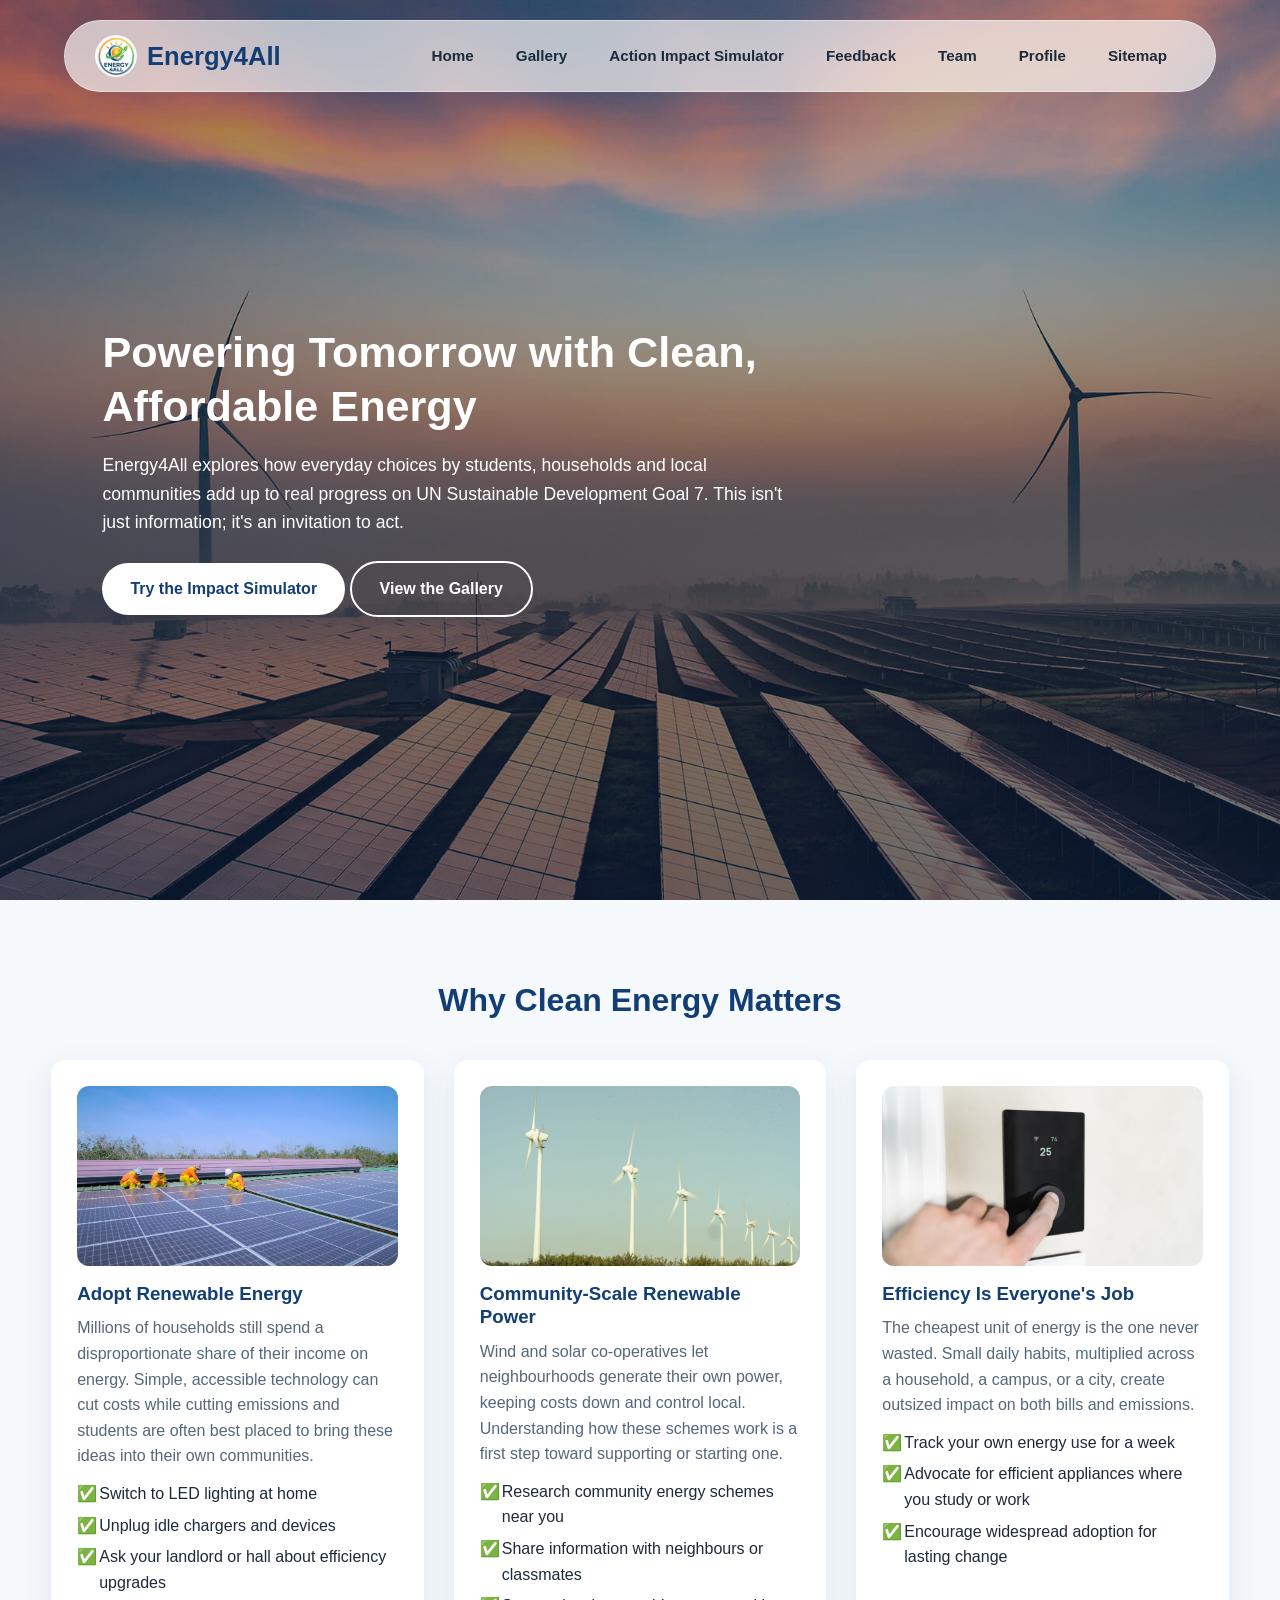
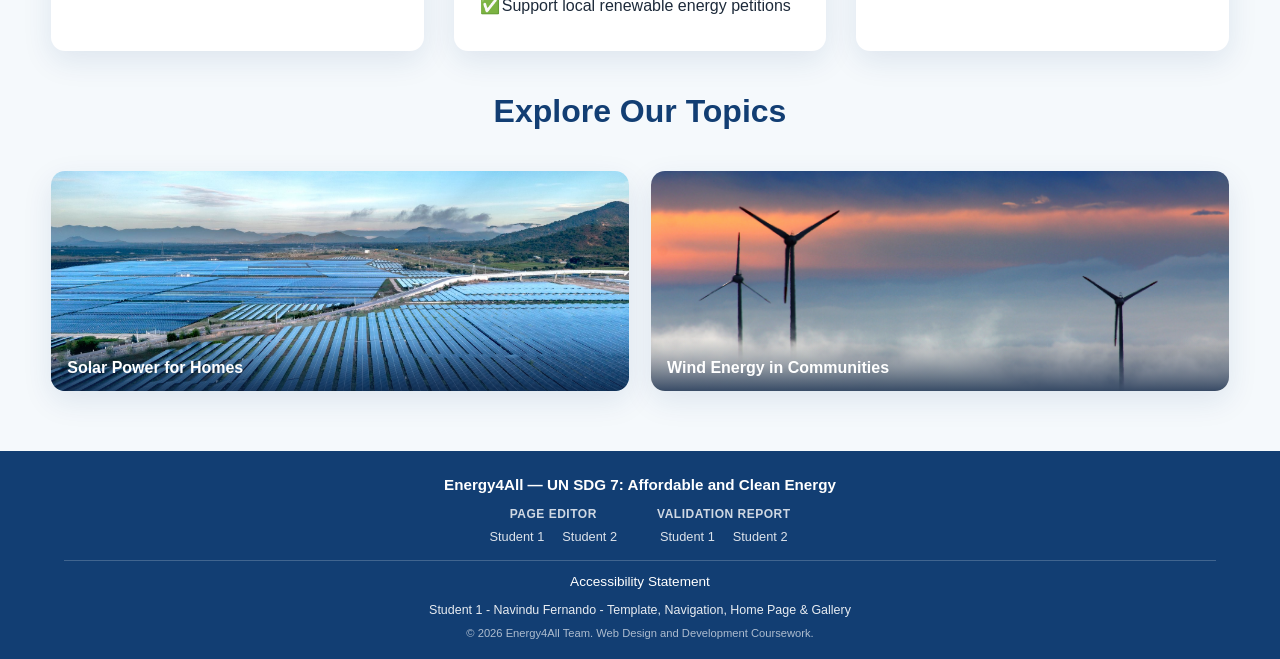
<file: index.html>
<!DOCTYPE html>
<html lang="en">
<head>
<meta charset="UTF-8">
<meta name="viewport" content="width=device-width, initial-scale=1.0">

<title>Home | Energy4All — SDG 7 Affordable and Clean Energy</title>
<meta name="description" content="Energy4All website shows how individuals, communities and organisations can take real action on clean, affordable energy.">

<!--    Global stylesheet   -->
<link rel="stylesheet" href="style.css">





<style>
  /*  fade-in animation for the hero text on page load  */
  @keyframes heroFadeIn {
    from { opacity: 0; transform: translateY(14px); }
    to   { opacity: 1; transform: translateY(0); }
  }
  .hero-content-inner { animation: heroFadeIn 0.8s ease-out; }

  
  .hero-wrap {
    background-image:
      linear-gradient(rgba(10, 35, 70, 0.30), rgba(10, 35, 70, 0.60)),
      url("images/home_background.jpg");
  }

  /*  bullet styling for card highlight lists  */
  .card ul.highlights li {
    list-style: none;
    padding-left: 22px;
    position: relative;
    margin-bottom: 6px;
  }
  .card ul.highlights li::before {
    content: "✅";
    position: absolute;
    left: 0;
    color: var(--accent-green);
  }
  .card ul.highlights {
    padding-left: 0;
  }

  /*   grid layout for the "explore our topics" content-page gallery  */
  .topic-gallery {
    display: grid;
    grid-template-columns: repeat(auto-fit, minmax(240px, 1fr));
    gap: 22px;
    margin: 30px 0 60px;
  }

  /*   interactive topic tile, image + overlay label   */
  .topic-tile {
    position: relative;
    border-radius: var(--radius-md);
    overflow: hidden;
    height: 220px;
    text-decoration: none;
    display: block;
    box-shadow: var(--shadow-soft);
  }
  .topic-tile img {
    width: 100%;
    height: 100%;
    object-fit: cover;
    transition: transform 0.5s ease;
  }

  /*   hover effect — image zoom + darker overlay + label rises   */
  .topic-tile:hover img,
  .topic-tile:focus img {
    transform: scale(1.08);
  }
  .topic-tile .tile-label {
    position: absolute;
    inset: auto 0 0 0;
    background: linear-gradient(transparent, rgba(10, 35, 70, 0.9));
    color: var(--white);
    padding: 16px;
    font-weight: 700;
    transform: translateY(6px);
    transition: transform 0.3s ease;
  }
  .topic-tile:hover .tile-label,
  .topic-tile:focus .tile-label {
    transform: translateY(0);
  }

    main > .section-title:first-of-type {
    margin-top: 80px;
    }

</style>
</head>

<body>


  <div class="hero-wrap">



  <!--   Shared Navigation Bar   -->
  <header class="site-header">
    <div class="navbar">
      <a href="index.html" class="logo">
        <img src="images/Energy4All_logo.png" alt="Energy4All logo: a stylised sun above a leaf" class="logo-icon">
        <span>Energy4All</span>
      </a>
      <nav aria-label="Main navigation">
        <ul class="nav-links">
          <li><a href="index.html" class="nav-link">Home</a></li>
          <li><a href="gallery.html" class="nav-link">Gallery</a></li>
          <li><a href="ais.html" class="nav-link">Action Impact Simulator</a></li>
          <li><a href="feedback.html" class="nav-link">Feedback</a></li>
          <li><a href="team.html" class="nav-link">Team</a></li>
          <li><a href="profile.html" class="nav-link">Profile</a></li>
          <li><a href="sitemap.html" class="nav-link">Sitemap</a></li>
        </ul>
      </nav>
    </div>
  </header>

  <div class="hero-content">
    <div class="hero-content-inner">
      <h1>Powering Tomorrow with Clean, Affordable Energy</h1>
      <p>Energy4All explores how everyday choices by students, households and local communities
        add up to real progress on UN Sustainable Development Goal 7. This isn't just information;
        it's an invitation to act.</p>
      <a href="ais.html" class="btn">Try the Impact Simulator</a>
      <a href="gallery.html" class="btn btn-outline">View the Gallery</a>
    </div>
  </div>

</div>

<!--  Main Content  -->
<main>

  <h2 class="section-title">Why Clean Energy Matters</h2>
  <div class="card-grid">

    <article class="card">
      <img src="images/home_card1.jpeg" alt="Solar panels being installed on a residential rooftop">
      <h3>Adopt Renewable Energy</h3>
      <p>Millions of households still spend a disproportionate share of their income on energy.
        Simple, accessible technology can cut costs while cutting emissions and students are
        often best placed to bring these ideas into their own communities.</p>
      <ul class="highlights">
        <li>Switch to LED lighting at home</li>
        <li>Unplug idle chargers and devices</li>
        <li>Ask your landlord or hall about efficiency upgrades</li>
      </ul>
    </article>

    <article class="card">
      <img src="images/home_card2.jpeg" alt="Row of wind turbines generating renewable electricity on a hillside">
      <h3>Community-Scale Renewable Power</h3>
      <p>Wind and solar co-operatives let neighbourhoods generate their own power, keeping costs
        down and control local. Understanding how these schemes work is a first step toward
        supporting or starting one.</p>
      <ul class="highlights">
        <li>Research community energy schemes near you</li>
        <li>Share information with neighbours or classmates</li>
        <li>Support local renewable energy petitions</li>
      </ul>
    </article>

    <article class="card">
      <img src="images/home_card3.jpeg" alt="Person adjusting a smart thermostat on a wall">
      <h3>Efficiency Is Everyone's Job</h3>
      <p>The cheapest unit of energy is the one never wasted. Small daily habits, multiplied across
        a household, a campus, or a city, create outsized impact on both bills and emissions.</p>
      <ul class="highlights">
        <li>Track your own energy use for a week</li>
        <li>Advocate for efficient appliances where you study or work</li>
        <li>Encourage widespread adoption for lasting change</li>
      </ul>
    </article>

  </div>


  <!-- Interactive gallery  -->
  <h2 class="section-title">Explore Our Topics</h2>
  <div class="topic-gallery">

    <a href="content_ST1.html" class="topic-tile">
      <img src="images/home_ST1.jpeg" alt="Close-up of solar panel cells">
      <span class="tile-label">Solar Power for Homes</span>
    </a>

    <a href="content_ST2.html" class="topic-tile">
      <img src="images/home_ST2.jpg" alt="Wind turbine against a blue sky">
      <span class="tile-label">Wind Energy in Communities</span>
    </a>

  
  </div>

</main>



<!--      Shared Footer       -->
<footer>
  <div class="footer-inner">
    <p class="footer-brand">Energy4All — UN SDG 7: Affordable and Clean Energy</p>
 
    <div class="footer-columns">
      <div class="footer-col">
        <h4>Page Editor</h4>
        <div class="footer-col-links">
          <a href="pageEditor_ST1.html">Student 1</a>
          <a href="pageEditor_ST2.html">Student 2</a>
        </div>
      </div>
      <div class="footer-col">
        <h4>Validation Report</h4>
        <div class="footer-col-links">
          <a href="validation_ST1.html">Student 1</a>
          <a href="validation_ST2.html">Student 2</a>
        </div>
      </div>
    </div>
 
    <nav class="footer-links" aria-label="Footer navigation">
      <a href="pageEditor_ST1.html#accessibility">Accessibility Statement</a>
    </nav>
    <p class="footer-student">Student 1 - Navindu Fernando - Template, Navigation, Home Page &amp; Gallery</p>
    <p class="footer-copy">&copy; 2026 Energy4All Team. Web Design and Development Coursework.</p>
  </div>
</footer>

</body>
</html>
</file>
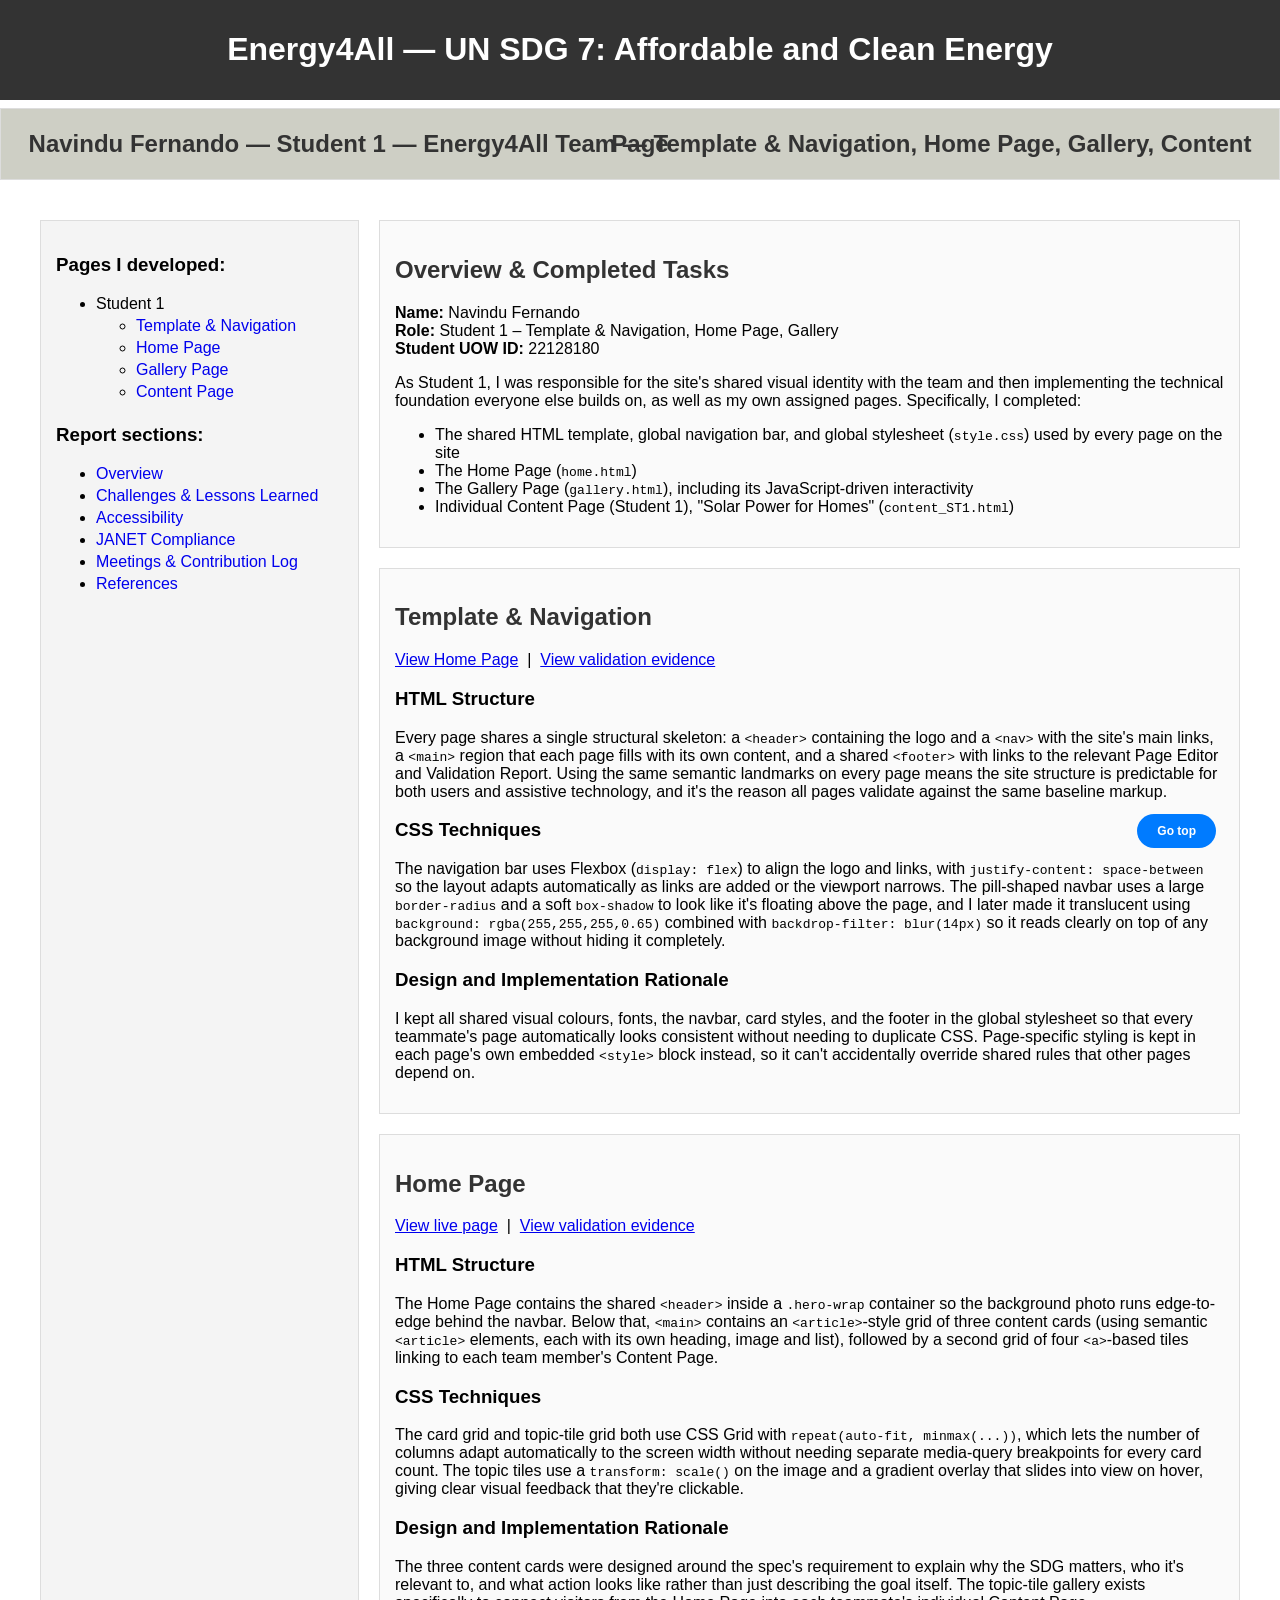
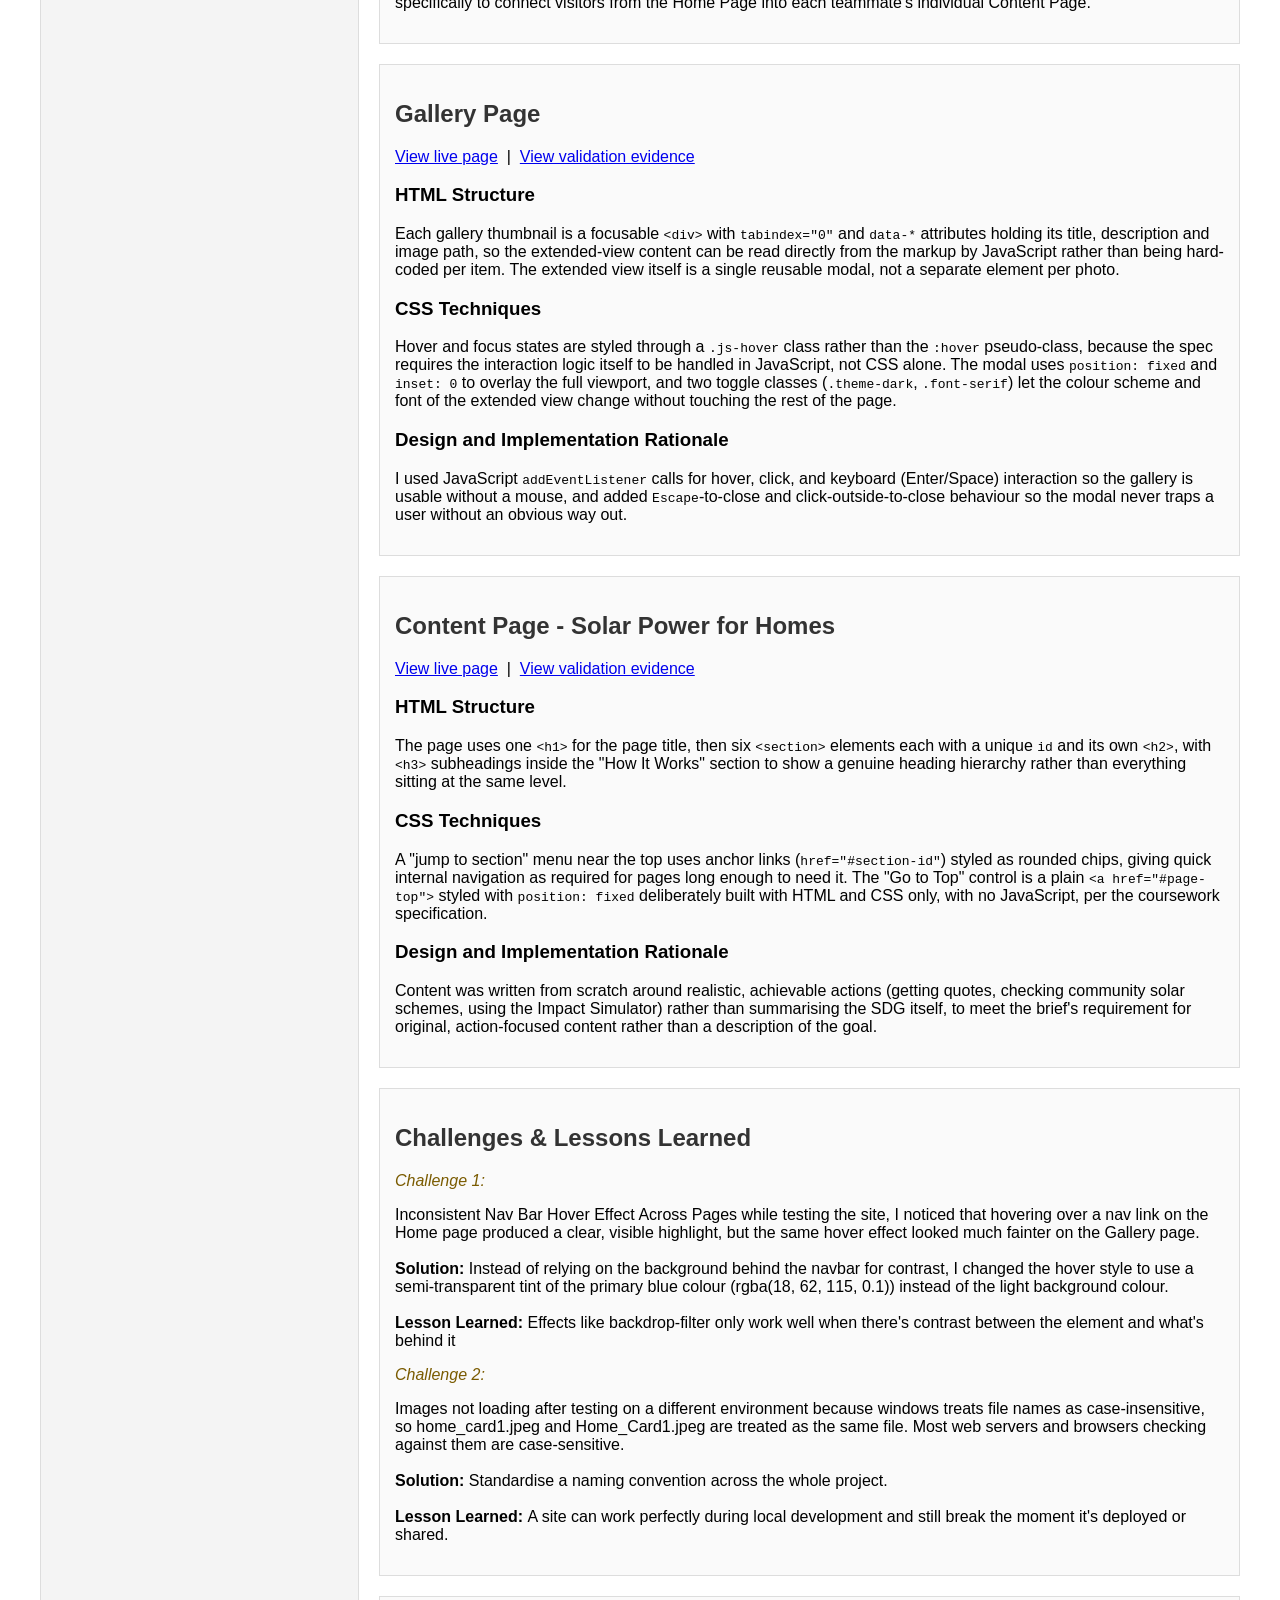
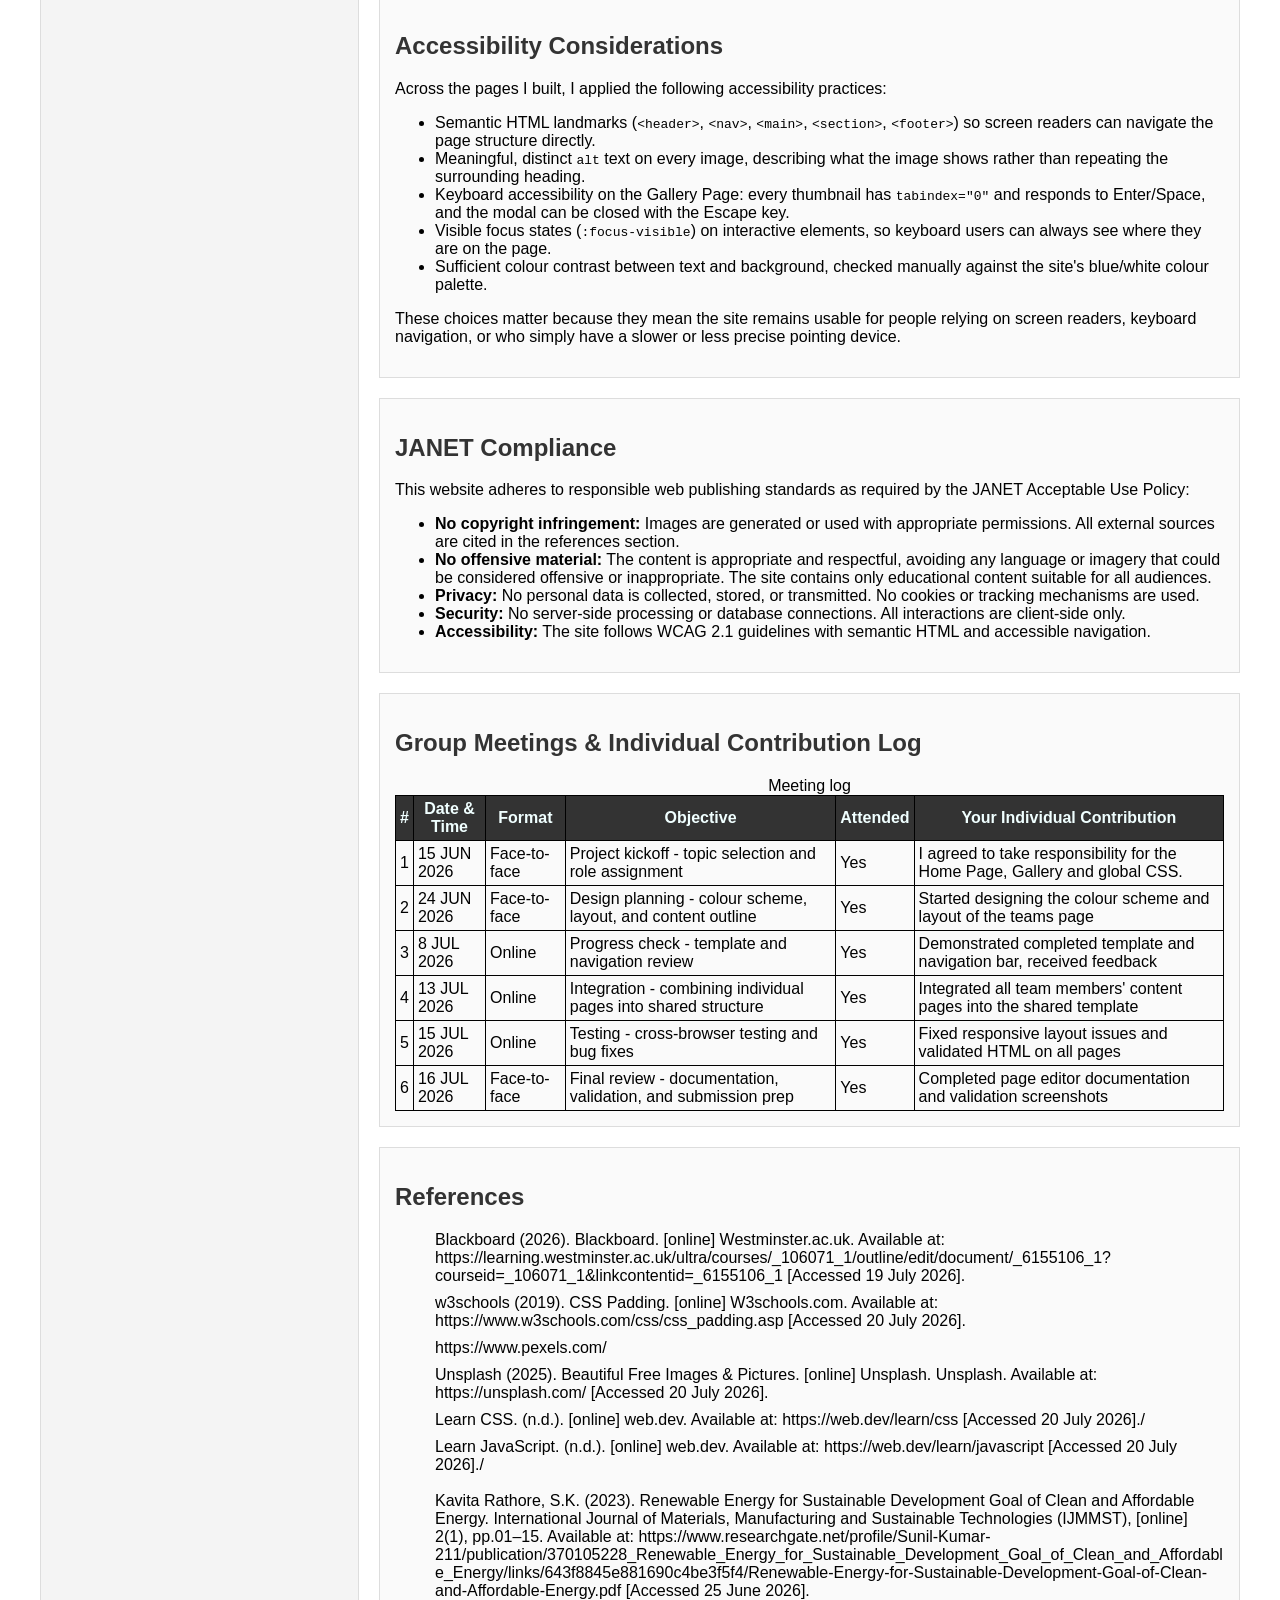
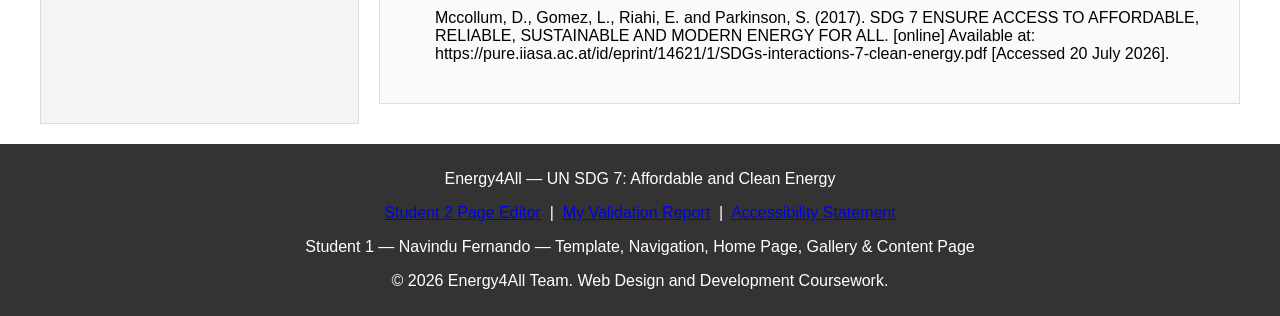
<file: pageEditor_ST1.html>
<!DOCTYPE html>
<html lang="en">
<head>
    <meta charset="UTF-8">
    <meta name="viewport" content="width=device-width, initial-scale=1.0">
    <title>Page Editor — Navindu Fernando (Student 1) | Energy4All</title>

    <link rel="stylesheet" href="pageEditor_validator.css"> <!-- External CSS link -->

</head>
<body>

    <header id="top">
        <h1>Energy4All — UN SDG 7: Affordable and Clean Energy</h1>
    </header>

    <section class="stud">
        <h2>Navindu Fernando — Student 1 — Energy4All Team — Template &amp; Navigation, Home Page, Gallery, Content Page</h2>
    </section>

    <div class="container">
        <!-- Main content area -->
        <main>

            <section id="overview">
                <h2>Overview &amp; Completed Tasks</h2>
                <p><strong>Name:</strong> Navindu Fernando<br>
                   <strong>Role:</strong> Student 1 – Template &amp; Navigation, Home Page, Gallery<br>
                   <strong>Student UOW ID:</strong> 22128180</p>
                <p>As Student 1, I was responsible for the site's shared visual identity with the team and then
                   implementing the technical foundation everyone else builds on, as well as my own assigned pages.
                   Specifically, I completed:</p>
                <ul>
                    <li>The shared HTML template, global navigation bar, and global stylesheet (<code>style.css</code>) used by every page on the site</li>
                    <li>The Home Page (<code>home.html</code>)</li>
                    <li>The Gallery Page (<code>gallery.html</code>), including its JavaScript-driven interactivity</li>
                    <li>Individual Content Page (Student 1), "Solar Power for Homes" (<code>content_ST1.html</code>)</li>
                </ul>
            </section>

            <section id="template-nav">
                <h2>Template &amp; Navigation</h2>
                <p><a href="home.html" target="_blank" rel="noopener">View Home Page</a> &nbsp;|&nbsp;
                   <a href="validation_ST1.html#template-nav" target="_blank" rel="noopener">View validation evidence</a></p>

                <h3>HTML Structure</h3>
                <p>Every page shares a single structural skeleton: a <code>&lt;header&gt;</code> containing the logo
                   and a <code>&lt;nav&gt;</code> with the site's main links, a <code>&lt;main&gt;</code> region that
                   each page fills with its own content, and a shared <code>&lt;footer&gt;</code> with links to the
                   relevant Page Editor and Validation Report. Using the same semantic landmarks on every page means
                   the site structure is predictable for both users and assistive technology, and it's the reason
                   all pages validate against the same baseline markup.</p>

                <h3>CSS Techniques</h3>
                <p>The navigation bar uses Flexbox (<code>display: flex</code>) to align the logo and links, with
                   <code>justify-content: space-between</code> so the layout adapts automatically as links are added
                   or the viewport narrows. The pill-shaped navbar uses a large <code>border-radius</code> and a soft
                   <code>box-shadow</code> to look like it's floating above the page, and I later made it translucent
                   using <code>background: rgba(255,255,255,0.65)</code> combined with
                   <code>backdrop-filter: blur(14px)</code> so it reads clearly on top of any background image
                   without hiding it completely.</p>

                <h3>Design and Implementation Rationale</h3>
                <p>I kept all shared visual colours, fonts, the navbar, card styles, and the footer in the global
                   stylesheet so that every teammate's page automatically looks consistent without needing to
                   duplicate CSS. Page-specific styling  is kept in each page's own embedded <code>&lt;style&gt;</code> block instead, so it can't
                   accidentally override shared rules that other pages depend on.</p>
            </section>

            <section id="home-page">
                <h2>Home Page</h2>
                <p><a href="home.html" target="_blank" rel="noopener">View live page</a> &nbsp;|&nbsp;
                   <a href="validation_ST1.html#home-page" target="_blank" rel="noopener">View validation evidence</a></p>

                <h3>HTML Structure</h3>
                <p>The Home Page contains the shared <code>&lt;header&gt;</code> inside a <code>.hero-wrap</code>
                   container so the background photo runs edge-to-edge behind the navbar. Below that,
                   <code>&lt;main&gt;</code> contains an <code>&lt;article&gt;</code>-style grid of three content
                   cards (using semantic <code>&lt;article&gt;</code> elements, each with its own heading, image and
                   list), followed by a second grid of four <code>&lt;a&gt;</code>-based tiles linking to each team
                   member's Content Page.</p>

                <h3>CSS Techniques</h3>
                <p>The card grid and topic-tile grid both use CSS Grid with
                   <code>repeat(auto-fit, minmax(...))</code>, which lets the number of columns adapt automatically
                   to the screen width without needing separate media-query breakpoints for every card count. The
                   topic tiles use a <code>transform: scale()</code> on the image and a gradient overlay that slides
                   into view on hover, giving clear visual feedback that they're clickable.</p>

                <h3>Design and Implementation Rationale</h3>
                <p>The three content cards were designed around the spec's requirement to explain why the SDG
                   matters, who it's relevant to, and what action looks like rather than just describing the goal
                   itself. The topic-tile gallery exists specifically to connect visitors from the Home Page into each
                   teammate's individual Content Page.</p>
            </section>

            <section id="gallery-page">
                <h2>Gallery Page</h2>
                <p><a href="gallery.html" target="_blank" rel="noopener">View live page</a> &nbsp;|&nbsp;
                   <a href="validation_ST1.html#gallery-page" target="_blank" rel="noopener">View validation evidence</a></p>

                <h3>HTML Structure</h3>
                <p>Each gallery thumbnail is a focusable <code>&lt;div&gt;</code> with <code>tabindex="0"</code> and
                   <code>data-*</code> attributes holding its title, description and image path, so the
                   extended-view content can be read directly from the markup by JavaScript rather than being
                   hard-coded per item. The extended view itself is a single reusable modal, not a separate element
                   per photo.</p>

                <h3>CSS Techniques</h3>
                <p>Hover and focus states are styled through a <code>.js-hover</code> class rather than the
                   <code>:hover</code> pseudo-class, because the spec requires the interaction logic itself to be
                   handled in JavaScript, not CSS alone. The modal uses <code>position: fixed</code> and
                   <code>inset: 0</code> to overlay the full viewport, and two toggle classes (<code>.theme-dark</code>,
                   <code>.font-serif</code>) let the colour scheme and font of the extended view change without
                   touching the rest of the page.</p>

                <h3>Design and Implementation Rationale</h3>
                <p>I used JavaScript <code>addEventListener</code> calls for hover, click, and keyboard (Enter/Space)
                   interaction so the gallery is usable without a mouse, and added <code>Escape</code>-to-close and
                   click-outside-to-close behaviour so the modal never traps a user without an obvious way out. </p>
            </section>

            <section id="content-page">
                <h2>Content Page - Solar Power for Homes</h2>
                <p><a href="content_ST1.html" target="_blank" rel="noopener">View live page</a> &nbsp;|&nbsp;
                   <a href="validation_ST1.html#content-page" target="_blank" rel="noopener">View validation evidence</a></p>

                <h3>HTML Structure</h3>
                <p>The page uses one <code>&lt;h1&gt;</code> for the page title, then six
                   <code>&lt;section&gt;</code> elements each with a unique <code>id</code> and its own
                   <code>&lt;h2&gt;</code>, with <code>&lt;h3&gt;</code> subheadings inside the "How It Works"
                   section to show a genuine heading hierarchy rather than everything sitting at the same level.</p>

                <h3>CSS Techniques</h3>
                <p>A "jump to section" menu near the top uses anchor links (<code>href="#section-id"</code>) styled
                   as rounded chips, giving quick internal navigation as required for pages long enough to need it.
                   The "Go to Top" control is a plain <code>&lt;a href="#page-top"&gt;</code> styled with
                   <code>position: fixed</code>  deliberately built with HTML and CSS only, with no JavaScript, per
                   the coursework specification.</p>

                <h3>Design and Implementation Rationale</h3>
                <p>Content was written from scratch around realistic, achievable actions (getting quotes, checking
                   community solar schemes, using the Impact Simulator) rather than summarising the SDG itself, to
                   meet the brief's requirement for original, action-focused content rather than a description of
                   the goal.</p>
            </section>

            <section id="challenges">
                <h2>Challenges &amp; Lessons Learned</h2>
                <p class="fill-in">Challenge 1: </p><p>Inconsistent Nav Bar Hover Effect Across Pages
                     while testing the site, I noticed that hovering over a nav link on the Home page produced a clear, visible highlight, 
                     but the same hover effect looked much fainter on the Gallery page. <br><br>
                    <strong> Solution:</strong> Instead of relying on the background behind the navbar for contrast, I changed the hover style to use a semi-transparent 
                    tint of the primary blue colour (rgba(18, 62, 115, 0.1)) instead of the light background colour.<br><br>
                    <strong>Lesson Learned: </strong> Effects like backdrop-filter only work well when there's contrast between the element and what's behind it</p>
                <p class="fill-in">Challenge 2: </p><p>Images not loading after testing on a different environment because
                     windows treats file names as case-insensitive, so home_card1.jpeg and Home_Card1.jpeg are treated as 
                     the same file. Most web servers and browsers checking against them are case-sensitive. <br><br>
                    <strong> Solution: </strong>Standardise a naming convention across the whole project. <br><br>
                    <strong>Lesson Learned: </strong>A site can work perfectly during local development and still break the moment it's deployed or shared. </p>
            </section>

            <section id="accessibility">
                <h2>Accessibility Considerations</h2>
                <p>Across the pages I built, I applied the following accessibility practices:</p>
                <ul>
                    <li>Semantic HTML landmarks (<code>&lt;header&gt;</code>, <code>&lt;nav&gt;</code>,
                        <code>&lt;main&gt;</code>, <code>&lt;section&gt;</code>, <code>&lt;footer&gt;</code>) so
                        screen readers can navigate the page structure directly.</li>
                    <li>Meaningful, distinct <code>alt</code> text on every image, describing what the image shows
                        rather than repeating the surrounding heading.</li>
                    <li>Keyboard accessibility on the Gallery Page: every thumbnail has <code>tabindex="0"</code>
                        and responds to Enter/Space, and the modal can be closed with the Escape key.</li>
                    <li>Visible focus states (<code>:focus-visible</code>) on interactive elements, so keyboard
                        users can always see where they are on the page.</li>
                    <li>Sufficient colour contrast between text and background, checked manually against the site's
                        blue/white colour palette.</li>
                </ul>
                <p>These choices matter because they mean the site remains usable for people relying on screen
                   readers, keyboard navigation, or who simply have a slower or less precise pointing device. </p>
            </section>

            <section id="compliance">
                <h2>JANET Compliance</h2>
                <p>This website adheres to responsible web publishing standards as required by the JANET Acceptable
                   Use Policy:</p>
                <ul>
                    <li><strong>No copyright infringement:</strong> Images are generated or used with appropriate
                        permissions. All external sources are cited in the references section.</li>
                    <li><strong>No offensive material:</strong> The content is appropriate and respectful, avoiding
                        any language or imagery that could be considered offensive or inappropriate. The site
                        contains only educational content suitable for all audiences.</li>
                    <li><strong>Privacy:</strong> No personal data is collected, stored, or transmitted. No cookies
                        or tracking mechanisms are used.</li>
                    <li><strong>Security:</strong> No server-side processing or database connections. All
                        interactions are client-side only.</li>
                    <li><strong>Accessibility:</strong> The site follows WCAG 2.1 guidelines with semantic HTML and
                        accessible navigation.</li>
                </ul>
            </section>

            <section id="meetings">
                <h2>Group Meetings &amp; Individual Contribution Log</h2>
                <table>
                    <caption>Meeting log</caption>
                    <thead>
                        <tr>
                            <th scope="col">#</th>
                            <th scope="col">Date &amp; Time</th>
                            <th scope="col">Format</th>
                            <th scope="col">Objective</th>
                            <th scope="col">Attended</th>
                            <th scope="col">Your Individual Contribution</th>
                        </tr>
                    </thead>
                    <tbody>
                        <tr>
                            <td>1</td>
                            <td >15 JUN 2026</td>
                            <td >Face-to-face</td>
                            <td >Project kickoff - topic selection and role assignment</td>
                            <td >Yes</td>
                            <td >I agreed to take responsibility for the Home Page, Gallery and global CSS.</td>
                        </tr>
                        <tr>
                            <td>2</td>
                            <td >24 JUN 2026</td>
                            <td >Face-to-face</td>
                            <td >Design planning - colour scheme, layout, and content outline</td>
                            <td >Yes</td>
                            <td >Started designing the colour scheme and layout of the teams page</td>
                        </tr>
                        <tr>
                            <td>3</td>
                            <td >8 JUL 2026</td>
                            <td >Online</td>
                            <td >Progress check - template and navigation review</td>
                            <td >Yes</td>
                            <td >	Demonstrated completed template and navigation bar, received feedback </td>
                        </tr>
                        <tr>
                            <td>4</td>
                            <td >13 JUL 2026</td>
                            <td >Online</td>
                            <td >Integration - combining individual pages into shared structure</td>
                            <td c>Yes</td>
                            <td >Integrated all team members' content pages into the shared template</td>
                        </tr>
                        <tr>
                            <td>5</td>
                            <td >15 JUL 2026</td>
                            <td >Online</td>
                            <td >Testing - cross-browser testing and bug fixes</td>
                            <td >Yes</td>
                            <td >Fixed responsive layout issues and validated HTML on all pages</td>
                        </tr>
                        <tr>
                            <td>6</td>
                            <td >16 JUL 2026</td>
                            <td >Face-to-face</td>
                            <td >Final review - documentation, validation, and submission prep</td>
                            <td >Yes</td>
                            <td >Completed page editor documentation and validation screenshots</td>
                        </tr>
                    </tbody>
                </table>
            </section>

            <section id="references">
                <h2>References</h2>
              
                <ol class="ref">
                    <li id="ref1" >Blackboard (2026). Blackboard. [online] Westminster.ac.uk. 
                      Available at: https://learning.westminster.ac.uk/ultra/courses/_106071_1/outline/edit/document/_6155106_1?courseid=_106071_1&linkcontentid=_6155106_1 [Accessed 19 July 2026].</li>
                    <li id="ref2">w3schools (2019). CSS Padding. [online] W3schools.com. 
                      Available at: https://www.w3schools.com/css/css_padding.asp [Accessed 20 July 2026].</li>
                    <li id="ref3" >https://www.pexels.com/</li>
                    <li id="ref4" >Unsplash (2025). Beautiful Free Images & Pictures. [online] Unsplash. Unsplash.
                     Available at: https://unsplash.com/ [Accessed 20 July 2026].</li>
                    <li id="ref5" >Learn CSS. (n.d.). [online] web.dev. Available at: https://web.dev/learn/css [Accessed 20 July 2026]./</li>
                    <li id="ref6" >Learn JavaScript. (n.d.). [online] web.dev. Available at: https://web.dev/learn/javascript [Accessed 20 July 2026]./</li>
                    <li id="ref7" ><li id="ref6" >Kavita Rathore, S.K. (2023). Renewable Energy for Sustainable Development Goal of Clean and Affordable Energy.
                       International Journal of Materials, Manufacturing and Sustainable Technologies (IJMMST), [online] 2(1), pp.01–15. Available 
                       at: https://www.researchgate.net/profile/Sunil-Kumar-211/publication/370105228_Renewable_Energy_for_Sustainable_Development_Goal_of_Clean_and_Affordable_Energy/links/643f8845e881690c4be3f5f4/Renewable-Energy-for-Sustainable-Development-Goal-of-Clean-and-Affordable-Energy.pdf [Accessed 25 June 2026].
                      </li></li>
                     <li id="ref8" >Mccollum, D., Gomez, L., Riahi, E. and Parkinson, S. (2017). SDG 7 ENSURE ACCESS TO AFFORDABLE, RELIABLE, SUSTAINABLE AND MODERN ENERGY FOR ALL. [online] Available at: https://pure.iiasa.ac.at/id/eprint/14621/1/SDGs-interactions-7-clean-energy.pdf [Accessed 20 July 2026].</li> 
                </ol>
            </section>

            <p class="top"><a href="#top">Go top</a></p>
        </main>

        <!-- Sidebar area -->
        <aside>
            <h3>Pages I developed:</h3>
            <ul class="top-level-ul">
                <li>Student 1</li>
                <ul>
                    <li><a href="#template-nav">Template &amp; Navigation</a></li>
                    <li><a href="#home-page">Home Page</a></li>
                    <li><a href="#gallery-page">Gallery Page</a></li>
                    <li><a href="#content-page">Content Page</a></li>
                </ul>
            </ul>

            <h3>Report sections:</h3>
            <ul class="top-level-ul">
                <li><a href="#overview">Overview</a></li>
                <li><a href="#challenges">Challenges &amp; Lessons Learned</a></li>
                <li><a href="#accessibility">Accessibility</a></li>
                <li><a href="#compliance">JANET Compliance</a></li>
                <li><a href="#meetings">Meetings &amp; Contribution Log</a></li>
                <li><a href="#references">References</a></li>
            </ul>
        </aside>
    </div>

    <footer>
        <p>Energy4All — UN SDG 7: Affordable and Clean Energy</p>
        <p>
            <a href="pageEditor_ST2.html">Student 2 Page Editor</a> &nbsp;|&nbsp;
            <a href="validation_ST1.html">My Validation Report</a> &nbsp;|&nbsp;
            <a href="pageEditor_ST1.html#accessibility">Accessibility Statement</a>
        </p>
        <p>Student 1 — Navindu Fernando — Template, Navigation, Home Page, Gallery &amp; Content Page</p>
        <p>&copy; 2026 Energy4All Team. Web Design and Development Coursework.</p>
    </footer>

</body>
</html>
</file>
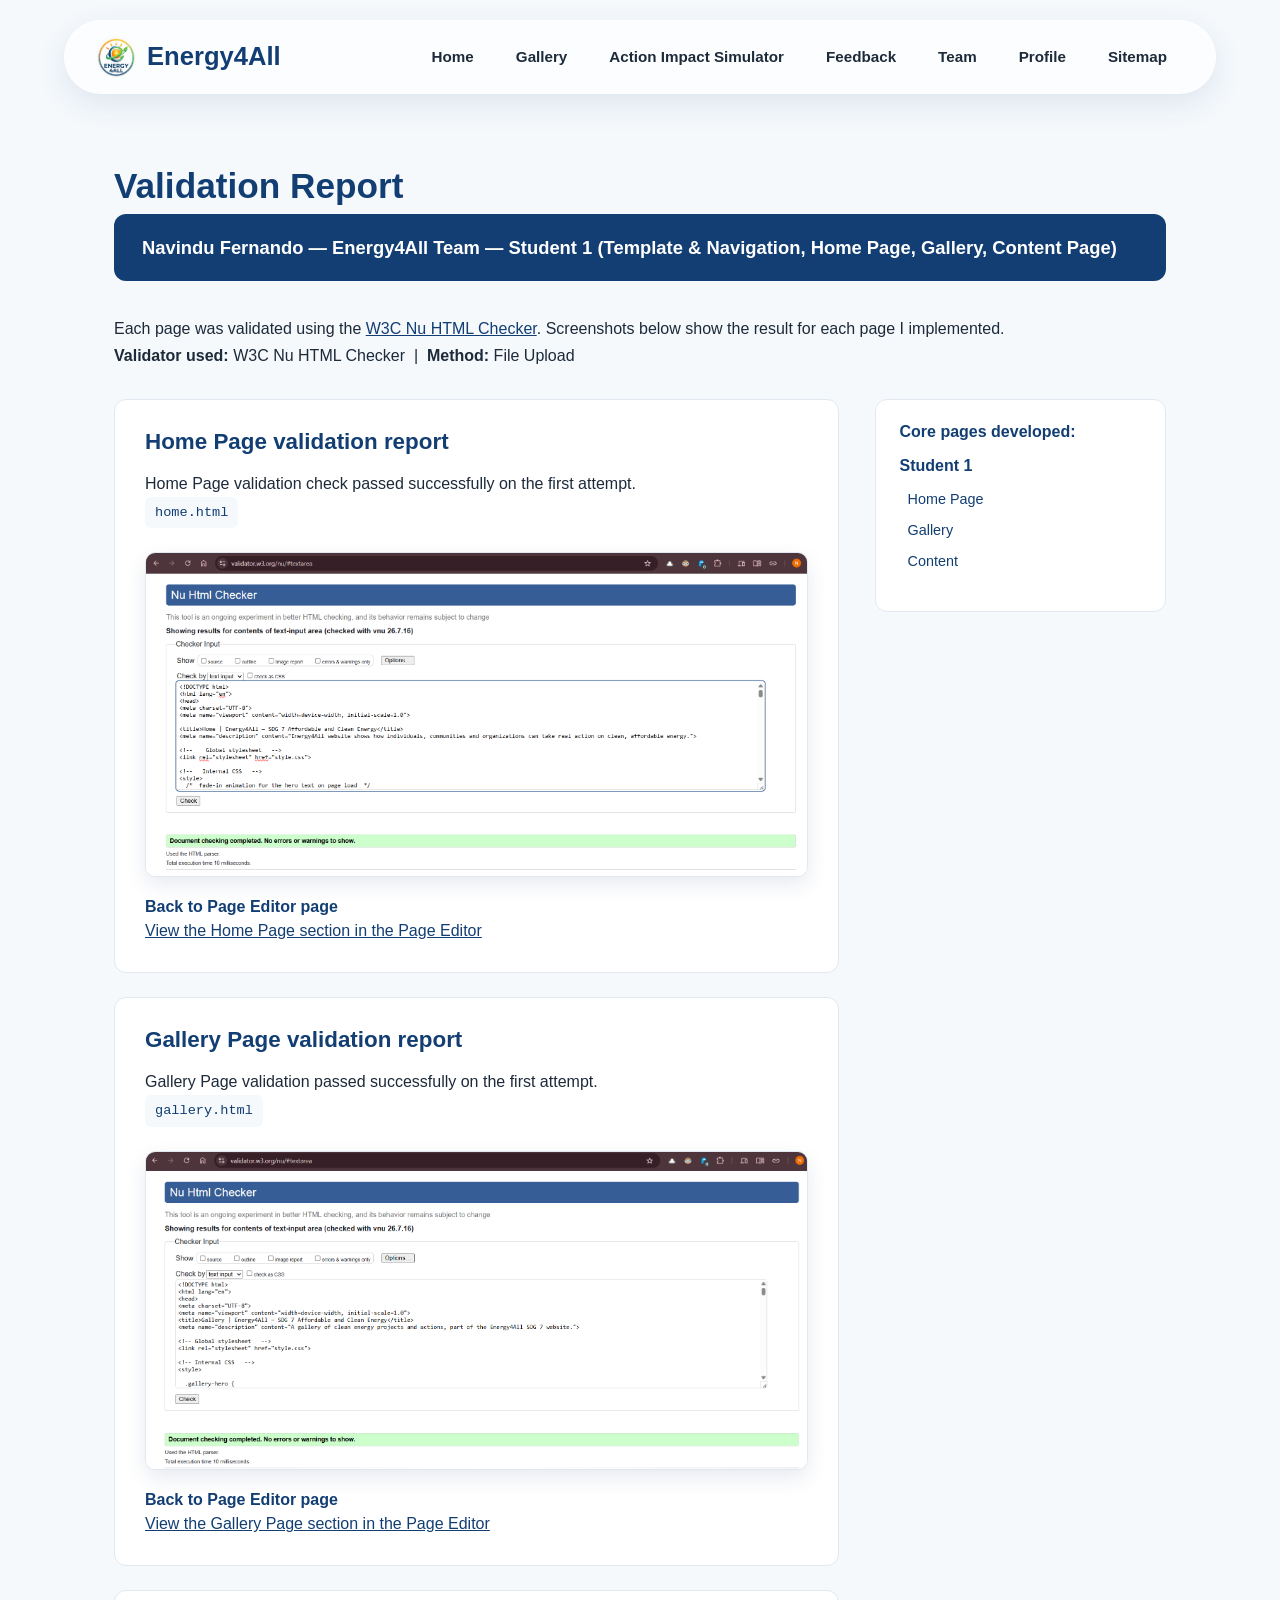
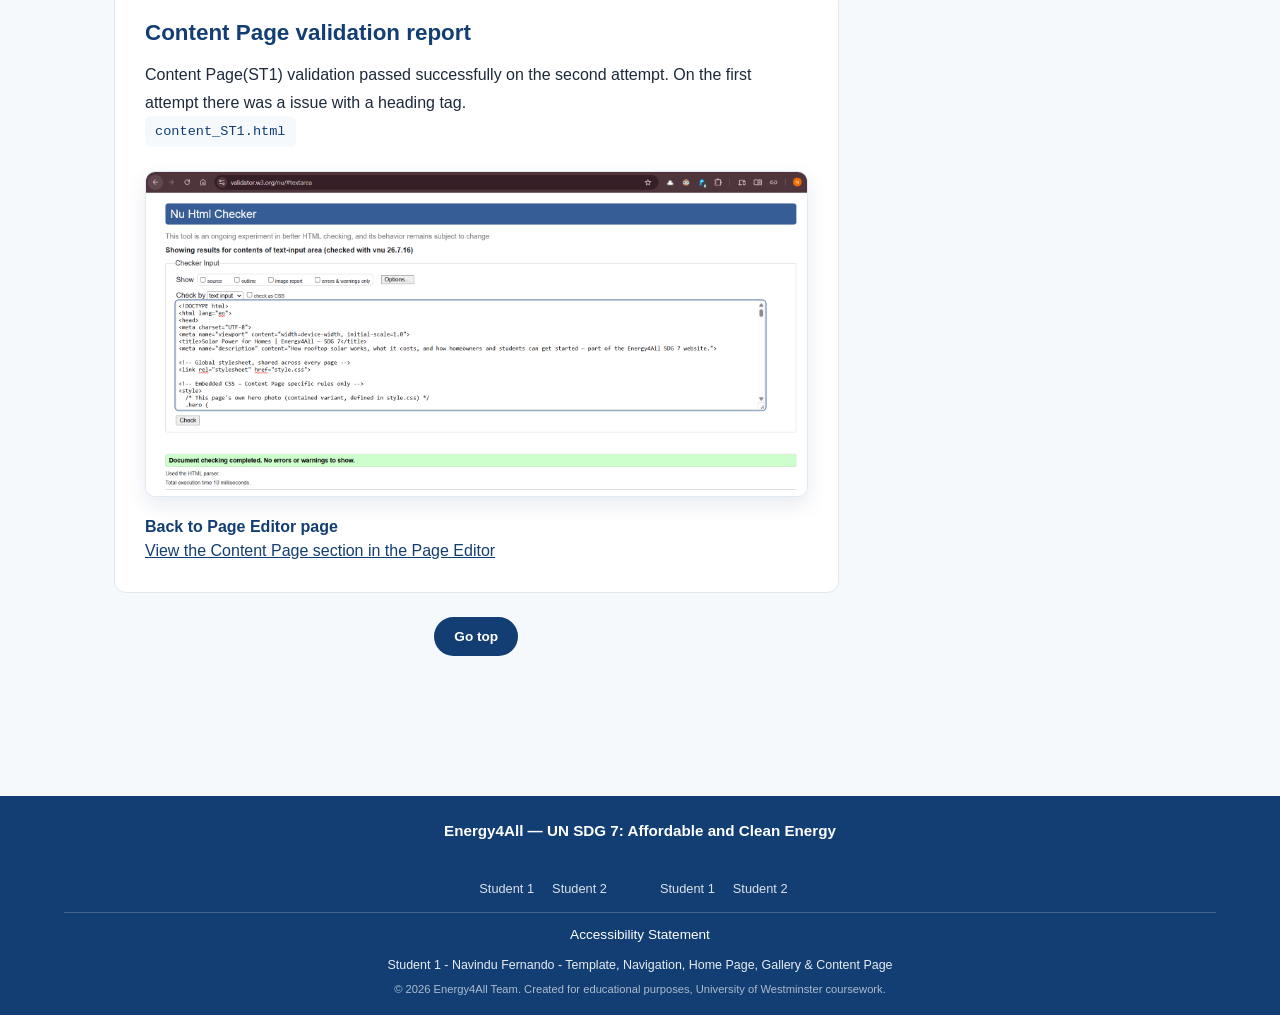
<file: validation_ST1.html>
<!DOCTYPE html>
<html lang="en">
<head>
<meta charset="UTF-8">
<meta name="viewport" content="width=device-width, initial-scale=1.0">
<title>Validation Report - Student 1 | Energy4All</title>
<meta name="description" content="W3C HTML validation evidence for the pages implemented by Student 1 on the Energy4All SDG 7 website.">

<!-- Global stylesheet -->
<link rel="stylesheet" href="style.css">

<style>
  :root {
    --primary: #123e73;
    --accent-green: #4caf50;
    --text-dark: #1d2a3a;
    --text-muted: #55677a;
    --bg-light: #f5f9fc;
    --white: #ffffff;
    --border: #e2e8f0;
  }

  * { margin: 0; padding: 0; box-sizing: border-box; }

  body {
    font-family: "Segoe UI", Arial, sans-serif;
    background: var(--bg-light);
    color: var(--text-dark);
    line-height: 1.7;
  }

  .wrapper {
    max-width: 1100px;
    margin: 0 auto;
    padding: 50px 24px 100px;
  }

  h1 { font-size: 2.2rem; color: var(--primary); margin-bottom: 6px; }

  .role-line { color: var(--text-muted); font-size: 1rem; margin-bottom: 30px; }

  h2 {
    color: var(--primary);
    font-size: 1.4rem;
    margin-bottom: 14px;
  }

  .wrapper p, .wrapper li { color: var(--text-dark); }
  a { color: var(--primary); }

  /*  Required: student / team / role banner  */
  .stud {
    background: var(--primary);
    color: var(--white);
    border-radius: 12px;
    padding: 22px 28px;
    margin-bottom: 34px;
  }

  .stud h2 {
    color: var(--white);
    font-size: 1.15rem;
    margin: 0;
    font-weight: 600;
  }

  /*  Required: two-column layout (main + aside)  */
  .container {
    display: flex;
    align-items: flex-start;
    gap: 36px;
  }

  main {
    flex: 3;
    min-width: 0;
  }

  aside {
    flex: 1;
    min-width: 220px;
    background: var(--white);
    border: 1px solid var(--border);
    border-radius: 12px;
    padding: 22px 24px;
    position: sticky;
    top: 24px;
  }

  aside h3 {
    color: var(--primary);
    font-size: 1rem;
    margin-bottom: 10px;
  }

  .top-level-ul,
  .top-level-ul ul {
    list-style: none;
    padding-left: 0;
  }

  .top-level-ul > li {
    font-weight: 700;
    color: var(--primary);
    margin-bottom: 6px;
  }

  .top-level-ul ul {
    margin: 6px 0 14px 8px;
  }

  .top-level-ul ul li {
    font-weight: 400;
    margin-bottom: 4px;
  }

  .top-level-ul a {
    text-decoration: none;
    font-size: 0.9rem;
  }

  .top-level-ul a:hover { text-decoration: underline; }

  /*  Validation result cards  */
  .validation-block {
    background: var(--white);
    border: 1px solid var(--border);
    border-radius: 12px;
    padding: 28px 30px;
    margin-bottom: 24px;
  }

  .validation-block h3 {
    margin-top: 20px;
    color: var(--primary);
    font-size: 1rem;
  }

  .file-tag {
    display: inline-block;
    background: var(--bg-light);
    color: var(--primary);
    font-family: Consolas, monospace;
    font-size: 0.85rem;
    padding: 4px 10px;
    border-radius: 6px;
    margin-bottom: 14px;
  }

  .status-pass {
    display: inline-flex;
    align-items: center;
    gap: 6px;
    background: #eafaf0;
    color: #1e7e34;
    font-weight: 700;
    font-size: 0.85rem;
    padding: 5px 14px;
    border-radius: 20px;
    margin-bottom: 16px;
  }

  /* validator screenshot */
  .validation-screenshot {
    width: 100%;
    display: block;
    border-radius: 10px;
    border: 1px solid var(--border);
    box-shadow: 0 8px 20px rgba(18, 62, 115, 0.10);
    margin: 10px 0 14px;
  }

  /*  Required: "Go top" link  */
  p.top {
    text-align: center;
    margin-top: 10px;
  }

  p.top a {
    display: inline-block;
    background: var(--primary);
    color: var(--white);
    text-decoration: none;
    padding: 8px 20px;
    border-radius: 20px;
    font-size: 0.85rem;
    font-weight: 600;
  }

  p.top a:hover { background: var(--accent-green); }

  .note {
    background: #fff7e6;
    border: 1px solid #f0d999;
    border-radius: 10px;
    padding: 14px 18px;
    font-size: 0.9rem;
    margin-bottom: 30px;
  }

  .fill-in { color: #000000; font-style: italic; }

 
  footer .fill-in { color: var(--white); }

  @media (max-width: 800px) {
    .container { flex-direction: column; }
    aside { position: static; width: 100%; }
  }
</style>
</head>



<body>



<header class="site-header" id="top">
  <div class="navbar">
    <a href="home.html" class="logo">
      <img src="images/Energy4All_logo.png" alt="Energy4All logo: a stylised sun above a leaf" class="logo-icon">
      <span>Energy4All</span>
    </a>
    <nav aria-label="Main navigation">
      <ul class="nav-links">
        <li><a href="index.html" class="nav-link">Home</a></li>
        <li><a href="gallery.html" class="nav-link">Gallery</a></li>
        <li><a href="ais.html" class="nav-link">Action Impact Simulator</a></li>
        <li><a href="feedback.html" class="nav-link">Feedback</a></li>
        <li><a href="team.html" class="nav-link">Team</a></li>
        <li><a href="profile.html" class="nav-link">Profile</a></li>
        <li><a href="sitemap.html" class="nav-link">Sitemap</a></li>
      </ul>
    </nav>
  </div>
</header>

<div class="wrapper">

  <h1>Validation Report</h1>

  <!--  Required: student name, team name, role  -->
  <section class="stud">
    <h2>Navindu Fernando — Energy4All Team — Student 1 (Template &amp; Navigation, Home Page, Gallery, Content Page)</h2>
  </section>

  <p class="role-line">
    Each page was validated using the
    <a href="https://validator.w3.org/nu/#file" target="_blank" rel="noopener noreferrer">W3C Nu HTML Checker</a>.
    Screenshots below show the result for each page I implemented.<br>
    <strong>Validator used:</strong> W3C Nu HTML Checker &nbsp;|&nbsp;
    <strong>Method:</strong> File Upload
  </p>

  <!--  Required: main content area + sidebar  -->
  <div class="container">

    <!-- Main content area -->
    <main>

      <!-- HOME PAGE -->
      <section id="home-page" class="validation-block">
        <h2>Home Page validation report</h2>
        <p>Home Page validation check passed successfully on the first attempt.</p>
        <span class="file-tag">home.html</span><br>
        <img class="validation-screenshot"
             src="images/validationST1_home.png"
             alt="W3C Nu Validator result for home.html">

        <h3>Back to Page Editor page</h3>
        <p><a href="pageEditor_ST1.html#home-page">View the Home Page section in the Page Editor</a></p>
      </section>

      <!-- GALLERY PAGE -->
      <section id="gallery-page" class="validation-block">
        <h2>Gallery Page validation report</h2>
        <p>Gallery Page validation passed successfully on the first attempt. </p>
        <span class="file-tag">gallery.html</span><br>
        <img class="validation-screenshot"
             src="images/validationST1_gallery.png"
             alt="W3C Nu Validator result for gallery.html">

        <h3>Back to Page Editor page</h3>
        <p><a href="pageEditor_ST1.html#gallery-page">View the Gallery Page section in the Page Editor</a></p>
      </section>

      <!-- CONTENT PAGE -->
      <section id="content-page" class="validation-block">
        <h2>Content Page validation report</h2>
        <p> Content Page(ST1) validation passed successfully on the second attempt. On the first attempt there was a issue with a heading tag. </p>
        <span class="file-tag">content_ST1.html</span><br>
                <img class="validation-screenshot"
             src="images/validationST1_content.png"
             alt="W3C Nu Validator result for content_ST1.html">

        <h3>Back to Page Editor page</h3>
        <p><a href="pageEditor_ST1.html#content-page">View the Content Page section in the Page Editor</a></p>
      </section>

      <p class="top"><a href="#top">Go top</a></p>
    </main>

    <!-- Sidebar area — only the pages I personally developed -->
    <aside>
      <h3>Core pages developed:</h3>
      <ul class="top-level-ul">
        <li>Student 1
          <ul>
            <li><a href="#home-page">Home Page</a></li>
            <li><a href="#gallery-page">Gallery</a></li>
            <li><a href="#content-page">Content</a></li>
          </ul>
        </li>
      </ul>
    </aside>

  </div>
</div>

<!--  Shared Footer  -->
<footer>
  <div class="footer-inner">
    <p class="footer-brand">Energy4All — UN SDG 7: Affordable and Clean Energy</p>

    <div class="footer-columns">
      <div class="footer-col">
        <h3>Page Editor</h3>
        <div class="footer-col-links">
          <a href="pageEditor_ST1.html">Student 1</a>
          <a href="pageEditor_ST2.html">Student 2</a>
        </div>
      </div>
      <div class="footer-col">
        <h3>Validation Report</h3>
        <div class="footer-col-links">
          <a href="validation_ST1.html">Student 1</a>
          <a href="validation_ST2.html">Student 2</a>
        </div>
      </div>
    </div>

    <nav class="footer-links" aria-label="Footer navigation">
      <a href="pageEditor_ST1.html#accessibility">Accessibility Statement</a>
    </nav>
    <p class="footer-student">Student 1 - Navindu Fernando - Template, Navigation, Home Page, Gallery &amp; Content Page</p>
    <p class="footer-copy">&copy; 2026 Energy4All Team. Created for educational purposes, University of Westminster coursework.</p>
  </div>
</footer>

</body>
</html>
</file>
<file: style.css>
/* ENERGY4ALL — GLOBAL STYLESHEET */

/*  Colour palette & fonts   */
:root {
  --primary: #123e73;       /* deep blue - headings, nav active */
  --primary-light: #1a5296;
  --accent-blue: #5db0dd;   /* sky blue - buttons */
  --accent-green: #4caf50;  /* renewable green  */
  --bg-light: #f5f9fc;
  --text-dark: #1d2a3a;
  --text-muted: #55677a;
  --white: #ffffff;
  --radius-lg: 22px;
  --radius-md: 14px;
  --shadow-soft: 0 10px 30px rgba(18, 62, 115, 0.10);
}

/*  Reset  */
* {
  margin: 0;
  padding: 0;
  box-sizing: border-box;
}

body {
  font-family: "Segoe UI", Arial, sans-serif;
  background-color: var(--bg-light);
  color: var(--text-dark);
  line-height: 1.6;
}

img {
  max-width: 100%;
  height: auto;
  display: block;
}

a {
  color: inherit;
}

/*  Headings  */
h1, h2, h3, h4 {
  color: var(--primary);
  line-height: 1.25;
}

h2 {
  font-size: 2rem;
  margin-bottom: 1rem;
}

/*  Navigation bar (pill style)  */
.site-header {
  padding: 20px 5%;
}

.navbar {
  max-width: 1300px;
  margin: 0 auto;
  background: rgba(255, 255, 255, 0.65);
  backdrop-filter: blur(14px);
  -webkit-backdrop-filter: blur(14px); 
  border: 1px solid rgba(255, 255, 255, 0.4);
  border-radius: 60px;
  display: flex;
  align-items: center;
  justify-content: space-between;
  gap: 20px;
  padding: 14px 30px;
  box-shadow: var(--shadow-soft);
}

.logo {
  display: flex;
  align-items: center;
  gap: 10px;
  text-decoration: none;
  font-size: 1.6rem;
  font-weight: 700;
  color: var(--primary);
  white-space: nowrap;
}

.logo-icon {
  width: 42px;
  height: 42px;
  border-radius: 50%;
  object-fit: cover;
}

.nav-links {
  display: flex;
  align-items: center;
  gap: 6px;
  list-style: none;
  flex-wrap: wrap;
}

.nav-link {
  text-decoration: none;
  color: var(--text-dark);
  font-size: 0.95rem;
  font-weight: 600;
  padding: 10px 18px;
  border-radius: 30px;
  transition: 0.25s ease;
}

.nav-link:hover {
  background: rgba(18, 62, 115, 0.1);
  color: var(--primary);
}

.nav-link.active {
  background: var(--primary);
  color: var(--white);
}

/*  Main wrapper  */
main {
  width: 92%;
  max-width: 1300px;
  margin: 0 auto;
}

/*  Hero: contained variant (rounded card, sits below the nav)  */

.hero {
  border-radius: var(--radius-lg);
  padding: 70px 50px;
  color: var(--white);
  background: linear-gradient(rgba(10, 35, 70, 0.55), rgba(10, 35, 70, 0.55)),
    url("images/hero-turbines.jpg") center/cover no-repeat;
  margin-bottom: 50px;
}

.hero-inner {
  max-width: 700px;
}

.hero h1 {
  color: var(--white);
  font-size: 2.7rem;
  margin-bottom: 18px;
}

.hero p {
  font-size: 1.1rem;
  margin-bottom: 25px;
}

/*  Hero: full-bleed variant (image runs edgetoedge   */
.hero-wrap {
  position: relative;
  width: 100%;
  min-height: 100vh;
  display: flex;
  flex-direction: column;
  background-color: var(--primary); /* fallback colour while image loads */
  background-size: cover;
  background-position: center;
}

/* Navigation bar appear on top of page background */
.hero-wrap .site-header {
  padding: 20px 5%;
}

.hero-content {
  flex: 1;
  display: flex;
  align-items: center;
  padding: 10px 8% 80px;
  color: var(--white);
}

.hero-content-inner {
  max-width: 700px;
}

.hero-content h1 {
  color: var(--white);
  font-size: 2.7rem;
  margin-bottom: 18px;
}

.hero-content p {
  font-size: 1.1rem;
  margin-bottom: 25px;
}

@media (max-width: 900px) {
  .hero-wrap {
    min-height: 70vh;
  }
}

/*  Buttons  */
.btn {
  display: inline-block;
  background: var(--white);
  color: var(--primary);
  padding: 13px 28px;
  border: none;
  border-radius: 30px;
  font-weight: 700;
  cursor: pointer;
  text-decoration: none;
  transition: 0.25s ease;
}

.btn:hover {
  background: var(--accent-green);
  color: var(--white);
  transform: translateY(-2px);
}

.btn-outline {
  background: transparent;
  border: 2px solid var(--white);
  color: var(--white);
}

.btn-outline:hover {
  background: var(--white);
  color: var(--primary);
}

/*  Cards (used on Home page)  */
.card {
  background: var(--white);
  border-radius: var(--radius-md);
  padding: 26px;
  box-shadow: var(--shadow-soft);
  transition: 0.3s ease;
}

.card:hover {
  transform: translateY(-6px);
  box-shadow: 0 18px 40px rgba(18, 62, 115, 0.16);
}

.card img {
  border-radius: 12px;
  margin-bottom: 16px;
  width: 100%;
  height: 180px;
  object-fit: cover;
}

.card h3 {
  margin-bottom: 10px;
}

.card p {
  color: var(--text-muted);
  margin-bottom: 12px;
}

.card ul {
  padding-left: 20px;
  color: var(--text-dark);
}

.card-grid {
  display: grid;
  grid-template-columns: repeat(auto-fit, minmax(280px, 1fr));
  gap: 30px;
  margin: 40px 0;
}

/*  Section title  */
.section-title {
  text-align: center;
  margin-bottom: 40px;
}

/*  Forms   */
input, textarea, select {
  width: 100%;
  padding: 12px;
  border: 1px solid #d7e0ea;
  border-radius: 10px;
  margin-bottom: 15px;
  font-family: inherit;
}

input:focus, textarea:focus, select:focus {
  outline: none;
  border-color: var(--primary);
}

/*  Footer  */
footer {
  background: var(--primary);
  color: var(--white);
  margin-top: 40px;
  padding: 22px 5% 16px;
}

.footer-inner {
  max-width: 1300px;
  margin: 0 auto;
  text-align: center;
}

.footer-brand {
  font-weight: 700;
  font-size: 0.95rem;
  margin-bottom: 10px;
}

.footer-links {
  display: flex;
  justify-content: center;
  gap: 20px;
  flex-wrap: wrap;
  margin-bottom: 8px;
  font-size: 0.85rem;
}

.footer-links a {
  text-decoration: none;
  color: var(--white);
  font-weight: 500;
  border-bottom: 1px solid transparent;
  transition: 0.2s;
}

.footer-links a:hover {
  border-bottom-color: var(--accent-green);
  color: var(--accent-green);
}

/*  Footer columns */
.footer-columns {
  display: flex;
  justify-content: center;
  gap: 40px;
  flex-wrap: wrap;
  margin-bottom: 10px;
  padding-bottom: 10px;
  border-bottom: 1px solid rgba(255, 255, 255, 0.2);
}

.footer-col h4 {
  color: var(--white);
  font-size: 0.75rem;
  text-transform: uppercase;
  letter-spacing: 0.5px;
  margin-bottom: 4px;
  opacity: 0.8;
}

.footer-col {
  display: flex;
  flex-direction: column;
  align-items: center;
}

.footer-col-links {
  display: flex;
  flex-direction: row;
  gap: 18px;
}

.footer-col a {
  text-decoration: none;
  color: var(--white);
  opacity: 0.85;
  font-size: 0.8rem;
  padding: 1px 0;
  border-bottom: 1px solid transparent;
  transition: 0.2s;
}

.footer-col a:hover {
  opacity: 1;
  color: var(--accent-green);
  border-bottom-color: var(--accent-green);
}

.footer-student {
  font-size: 0.78rem;
  opacity: 0.9;
  margin-bottom: 4px;
}

.footer-copy {
  font-size: 0.7rem;
  opacity: 0.65;
}

/*  Responsive  */
@media (max-width: 900px) {
  .navbar {
    flex-direction: column;
    border-radius: 24px;
  }

  .nav-links {
    justify-content: center;
  }

  .hero {
    padding: 40px 24px;
  }

  .hero h1 {
    font-size: 2rem;
  }
}
</file>
<file: pageEditor_validator.css>
body {
    font-family: Arial, sans-serif;
    margin: 0;
    padding: 0;
}

.container {
    display: flex;
    flex-direction: row-reverse;
    max-width: 1200px;
    margin: 0 auto;
    padding: 20px;
}
main {
    flex: 3;
}
aside {
    flex: 1;
    background-color: #f4f4f4;
    padding: 15px;
    border: 1px solid #ddd;
    margin-right: 20px;
}

h2{
    color: #333;
}
section {
    margin-bottom: 20px;
    padding: 15px;
    border: 1px solid #ddd;
    background-color: #fafafa;
}
header, footer {
    text-align: center;
    background-color: #333;
    color: white;
    padding: 10px 0;
}

.ref li{
    list-style: none;
    padding-bottom: 9px;
}

aside a{
    text-decoration : none;
}

aside li{
    padding-bottom: 4px;
}

.stud {
    text-align: center;
    line-height: 0;
    background-color: #cbccc2ef;
    color: white;
    margin-top: 8px;
}

.top {
    position: fixed;
    bottom: 5%;
    right: 5%;
}
        
.top a {
    padding: 10px 20px; /* Adds padding for button-like feel */
    background-color: #007bff; /* Button color */
    color: white; /* Text color */
    text-decoration: none; /* Removes underline */
    border-radius: 20px; /* Rounds the corners */
    font-size: 12px; /* Adjust font size */
    font-weight: bold; /* Make the text stand out */
}

.top a:hover {
    background-color: #0056b3; /* Darker shade on hover */
    box-shadow: 0px 4px 6px rgba(0, 0, 0, 0.2); /* Adds a subtle shadow */
}

img{
    width: 90%;
}


table{
    border: 1px solid black;
    border-collapse: collapse;
}

th, td{
    padding: 4px;
    border: 1px solid black;
}
thead{
    background-color: #333;
    color: azure;
}

.fill-in {
    font-style: italic;
    color: #7a5b00;
}

.ref li {
    list-style: none;
    padding-bottom: 9px;
    overflow-wrap: break-word;
    word-break: break-word;
}

main, aside {
    min-width: 0;
}
</file>
